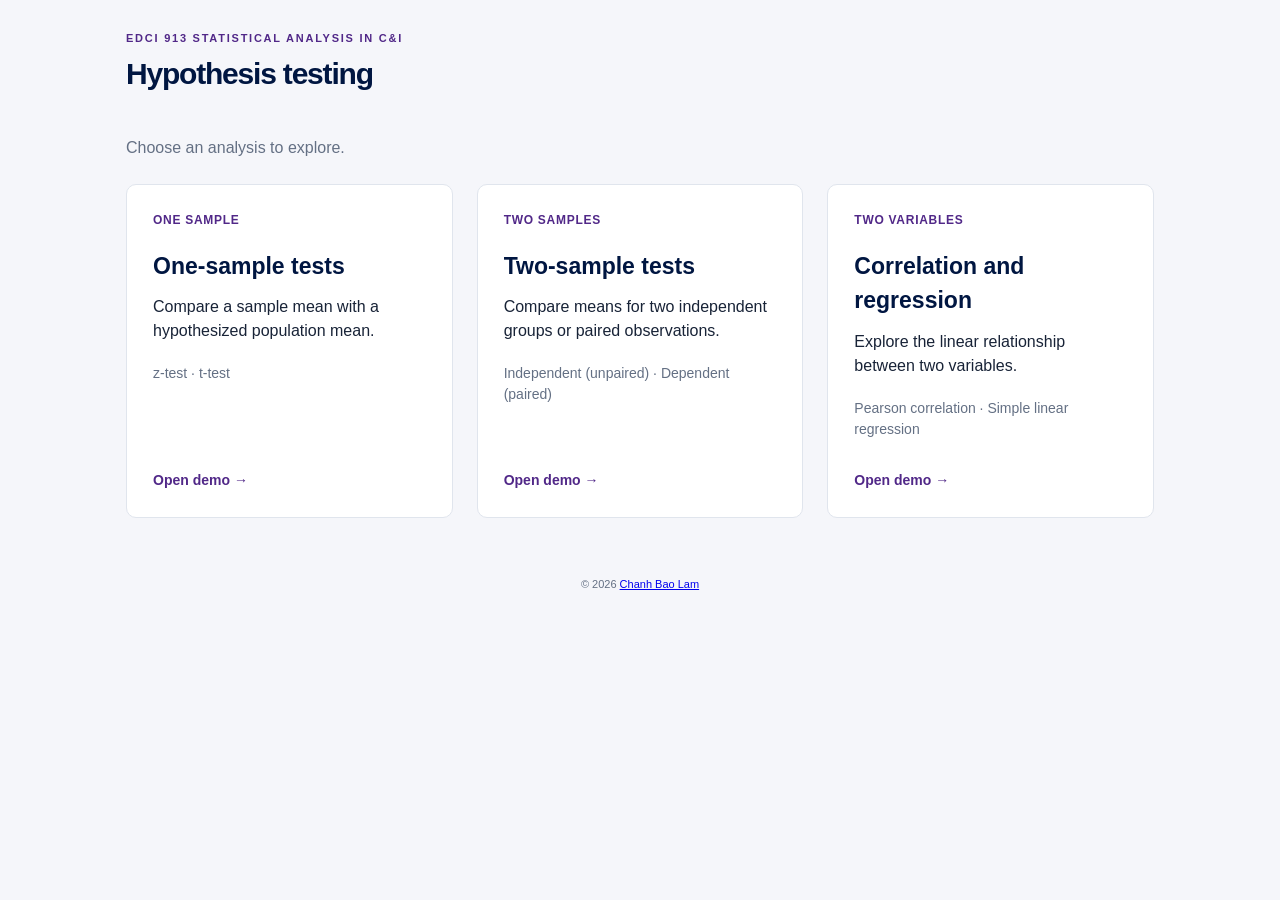
<file: index.html>
<!doctype html>
<html lang="en">
<head>
  <meta charset="utf-8">
  <meta name="viewport" content="width=device-width, initial-scale=1">
  <title>Teaching demos • Hypothesis testing</title>
  <meta name="author" content="Chanh Bao Lam">
  <meta name="description" content="Explore hypothesis testing with interactive teaching demos for one-sample tests, two-sample tests, correlation, and regression by Chanh Bao Lam.">
  <meta name="theme-color" content="#512888">
  <meta property="og:title" content="Teaching demos • Hypothesis testing">
  <meta property="og:description" content="Explore one-sample and two-sample tests, Pearson correlation, and simple linear regression.">
  <meta property="og:type" content="website">
  <meta property="og:site_name" content="Chanh Bao Lam • Teaching demos">
  <link rel="stylesheet" href="style.css">
</head>
<body class="home">
  <header>
    <div><p class="eyebrow">EDCI 913 STATISTICAL ANALYSIS IN C&amp;I</p><h1>Hypothesis testing</h1></div>
  </header>
  <main class="demo-home">
    <p class="home-intro">Choose an analysis to explore.</p>
    <div class="demo-grid">
      <a class="demo-card" href="one-sample.html">
        <span class="demo-category">One sample</span>
        <h2>One-sample tests</h2>
        <p>Compare a sample mean with a hypothesized population mean.</p>
        <p class="demo-tests">z-test · t-test</p>
        <span class="demo-action">Open demo <span aria-hidden="true">→</span></span>
      </a>
      <a class="demo-card" href="two-sample.html">
        <span class="demo-category">Two samples</span>
        <h2>Two-sample tests</h2>
        <p>Compare means for two independent groups or paired observations.</p>
        <p class="demo-tests">Independent (unpaired) · Dependent (paired)</p>
        <span class="demo-action">Open demo <span aria-hidden="true">→</span></span>
      </a>
      <a class="demo-card" href="correlation.html">
        <span class="demo-category">Two variables</span>
        <h2>Correlation and regression</h2>
        <p>Explore the linear relationship between two variables.</p>
        <p class="demo-tests">Pearson correlation · Simple linear regression</p>
        <span class="demo-action">Open demo <span aria-hidden="true">→</span></span>
      </a>
    </div>
  </main>
  <footer style="justify-content: center; text-align: center;"><span>© 2026 <a href="https://cblam202.github.io/home">Chanh Bao Lam</a></span></footer>
</body>
</html>
</file>
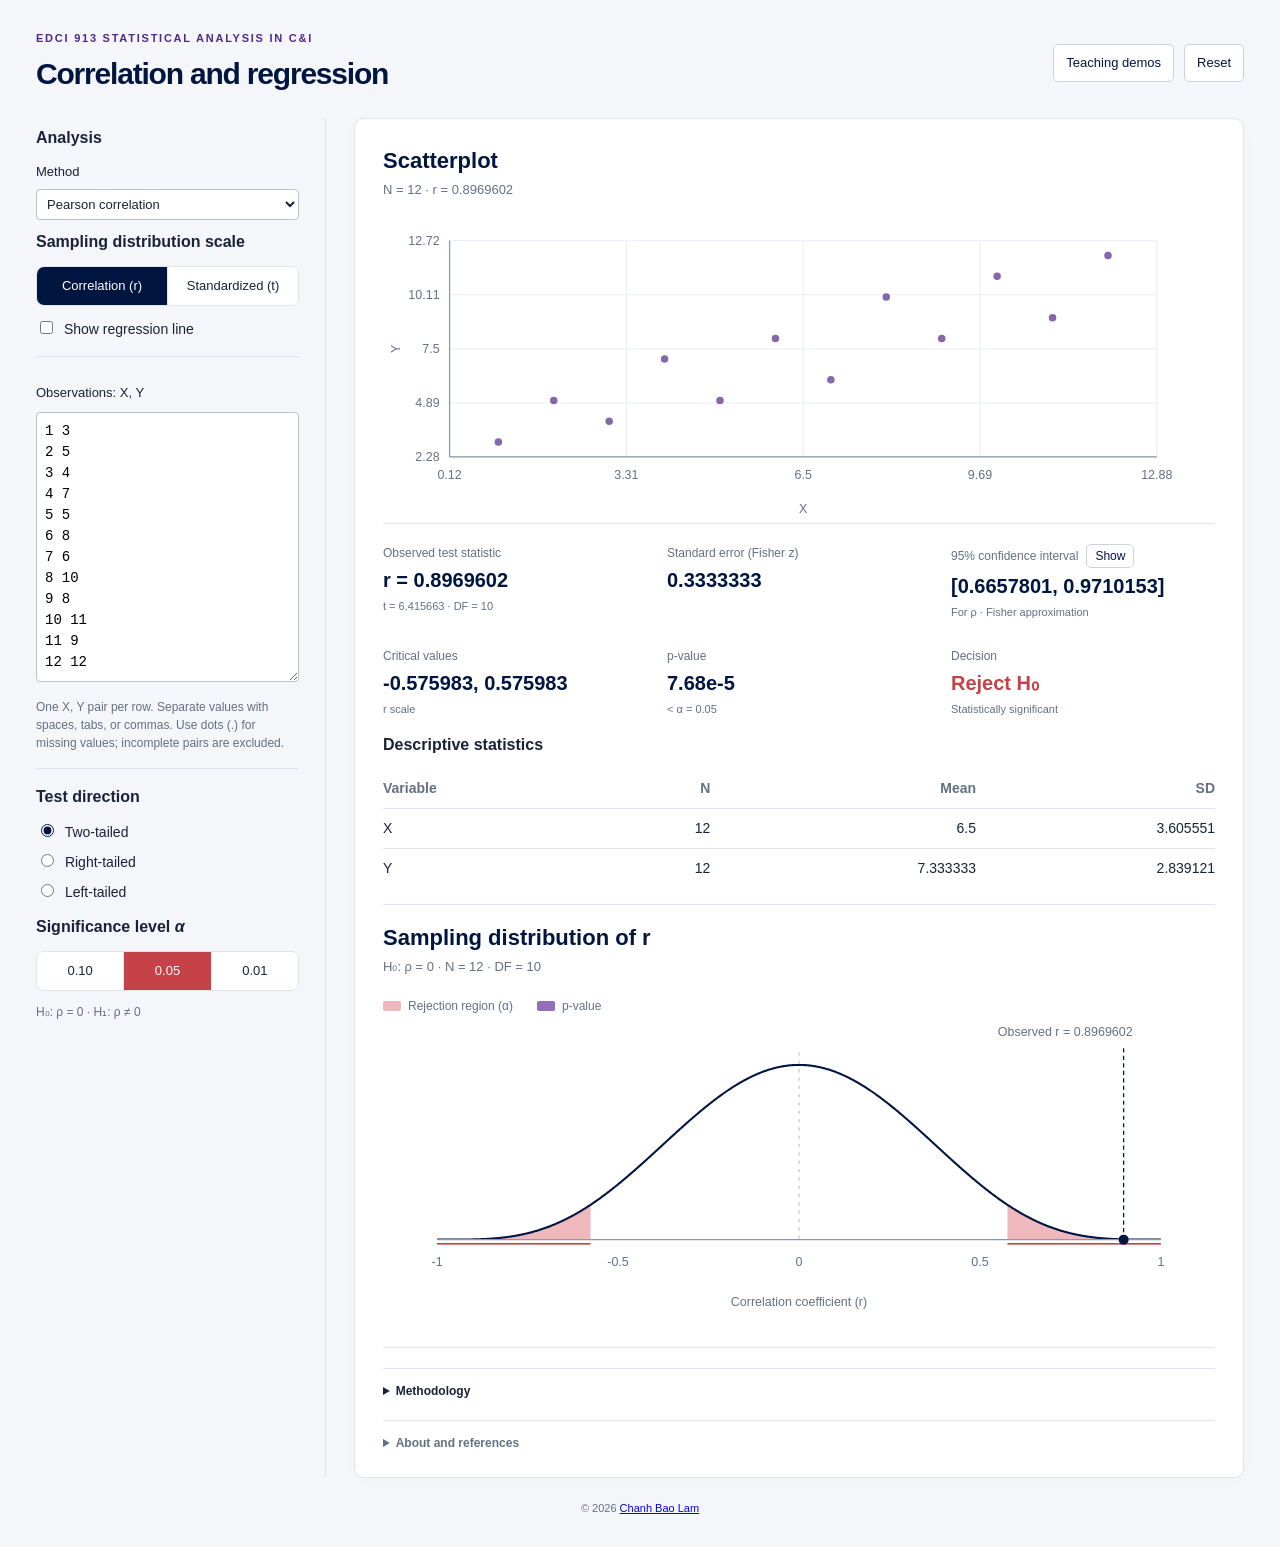
<file: correlation.html>
<!doctype html>
<html lang="en">
<head>
  <meta charset="utf-8">
  <meta name="viewport" content="width=device-width, initial-scale=1">
  <title>Correlation and regression • Teaching demo</title>
  <meta name="author" content="Chanh Bao Lam">
  <meta name="description" content="Explore Pearson correlation and simple linear regression with a scatterplot, confidence intervals, and sampling distributions.">
  <meta name="theme-color" content="#512888">
  <link rel="stylesheet" href="katex/katex.min.css">
  <link rel="stylesheet" href="style.css">
  <script defer src="app.js"></script>
  <script defer src="ttests.js"></script>
  <script defer src="ttest-view.js"></script>
  <script defer src="correlation-stats.js"></script>
  <script defer src="correlation.js"></script>
  <script defer src="katex/katex.min.js"></script>
  <script defer src="math.js"></script>
</head>
<body class="correlation-page">
  <header>
    <div><p class="eyebrow">EDCI 913 STATISTICAL ANALYSIS IN C&amp;I</p><h1>Correlation and regression</h1></div>
    <div class="header-actions"><a class="quiet" href="index.html">Teaching demos</a><button id="reset-correlation" class="quiet" type="button">Reset</button></div>
  </header>
  <main>
    <aside aria-label="Analysis controls">
      <section>
        <h2>Analysis</h2>
        <label class="field stacked">Method<select id="analysis"><option value="correlation">Pearson correlation</option><option value="regression">Simple linear regression</option></select></label>
        <h2>Sampling distribution scale</h2>
        <fieldset class="segmented"><legend class="sr-only">Sampling distribution scale</legend>
          <label><input type="radio" name="scale" value="original" checked><span id="original-scale-label">Correlation (r)</span></label>
          <label><input type="radio" name="scale" value="standard"><span>Standardized (t)</span></label>
        </fieldset>
        <label class="choices"><span><input id="show-fit" type="checkbox"> Show regression line</span></label>
      </section>
      <section id="raw-inputs">
        <label class="field stacked" for="observations">Observations: X, Y</label>
        <textarea id="observations" rows="12" spellcheck="false" aria-describedby="data-note">1 3
2 5
3 4
4 7
5 5
6 8
7 6
8 10
9 8
10 11
11 9
12 12</textarea>
        <p id="data-note" class="hint">One X, Y pair per row. Separate values with spaces, tabs, or commas. Use dots (.) for missing values; incomplete pairs are excluded.</p>
      </section>
      <section>
        <h2>Test direction</h2>
        <fieldset class="choices"><legend class="sr-only">Test direction</legend>
          <label><input type="radio" name="tail" value="two" checked> Two-tailed</label>
          <label><input type="radio" name="tail" value="right"> Right-tailed</label>
          <label><input type="radio" name="tail" value="left"> Left-tailed</label>
        </fieldset>
        <h2>Significance level <i>α</i></h2>
        <fieldset class="segmented alpha"><legend class="sr-only">Significance level</legend>
          <label><input type="radio" name="alpha" value="0.10"><span>0.10</span></label>
          <label><input type="radio" name="alpha" value="0.05" checked><span>0.05</span></label>
          <label><input type="radio" name="alpha" value="0.01"><span>0.01</span></label>
        </fieldset>
        <p id="hypothesis" class="hint">H₀: ρ = 0 · H₁: ρ ≠ 0</p>
      </section>
    </aside>
    <article>
      <p id="input-error" class="input-error" role="alert" hidden></p>
      <div id="correlation-output">
        <div class="chart-heading"><div><h2>Scatterplot</h2><p id="scatter-subtitle"></p></div></div>
        <svg id="scatter-plot" viewBox="0 0 1000 390" role="img" aria-label="Scatterplot of X and Y"></svg>
        <p id="fit-summary" class="fit-summary" hidden></p>
        <p id="observation-note" class="hint" hidden></p>
        <div id="correlation-results" class="results results-grid" aria-live="polite">
          <div><span id="estimate-label" class="result-label">Observed correlation</span><strong id="estimate-value"></strong><small id="statistic-detail"></small></div>
          <div><span id="se-label" class="result-label">Standard error (Fisher z)</span><strong id="se-value"></strong><small id="se-detail"></small></div>
          <div><div class="interval-heading"><span id="interval-label" class="result-label">95% confidence interval</span><button id="toggle-ci" class="quiet ci-toggle" type="button" aria-pressed="false" aria-controls="sampling-plot">Show</button></div><strong id="interval-value"></strong><small id="interval-detail"></small></div>
          <div><span id="critical-label" class="result-label">Critical values</span><strong id="critical-value"></strong><small id="critical-detail"></small></div>
          <div><span class="result-label">p-value</span><strong id="p-value"></strong><small id="p-comparison"></small></div>
          <div id="decision-box"><span class="result-label">Decision</span><strong id="decision-value"></strong><small id="decision-detail"></small></div>
        </div>
        <p id="inference-note" class="endpoint" hidden></p>
        <section aria-labelledby="descriptive-title">
          <h2 id="descriptive-title">Descriptive statistics</h2>
          <div id="descriptive-results" class="descriptive-wrap"></div>
        </section>
        <section aria-labelledby="sampling-title">
          <div class="chart-heading"><div><h2 id="sampling-title">Sampling distribution of r</h2><p id="sampling-subtitle"></p></div></div>
          <div class="legend"><span><b class="swatch rejection"></b>Rejection region (α)</span><span><b class="swatch probability"></b>p-value</span></div>
          <svg id="sampling-plot" viewBox="0 0 1000 380" role="img" aria-label="Null sampling distribution with the observed correlation, p-value and rejection regions"></svg>
          <p id="sampling-note" class="hint" hidden></p>
        </section>
        <details class="methodology"><summary>Methodology</summary>
          <p>Use complete X, Y pairs. Let S<sub>xx</sub> = Σ(xᵢ − x̄)², S<sub>yy</sub> = Σ(yᵢ − ȳ)², and S<sub>xy</sub> = Σ(xᵢ − x̄)(yᵢ − ȳ).</p>
          <div id="method-correlation">
            <h3>Pearson correlation</h3>
            <div class="formula"><math xmlns="http://www.w3.org/1998/Math/MathML" display="block"><semantics><mrow><mi>r</mi><mo>=</mo><mfrac><msub><mi>S</mi><mi>xy</mi></msub><msqrt><mrow><msub><mi>S</mi><mi>xx</mi></msub><msub><mi>S</mi><mi>yy</mi></msub></mrow></msqrt></mfrac><mo>,</mo><mspace width="1em"/><mi>t</mi><mo>=</mo><mfrac><mrow><mi>r</mi><msqrt><mrow><mi>n</mi><mo>−</mo><mn>2</mn></mrow></msqrt></mrow><msqrt><mrow><mn>1</mn><mo>−</mo><msup><mi>r</mi><mn>2</mn></msup></mrow></msqrt></mfrac><mo>,</mo><mspace width="1em"/><mi>df</mi><mo>=</mo><mi>n</mi><mo>−</mo><mn>2</mn></mrow><annotation encoding="application/x-tex">r=\frac{S_{xy}}{\sqrt{S_{xx}S_{yy}}},\qquad t=\frac{r\sqrt{n-2}}{\sqrt{1-r^2}},\qquad df=n-2</annotation></semantics></math></div>
            <p>The test of H₀: ρ = 0 assumes independent observations from a bivariate normal population. On the correlation scale, the exact null density is proportional to (1 − r²)<sup>(n − 4)/2</sup> for −1 &lt; r &lt; 1. The standardized view uses the equivalent t distribution; this transformation is nonlinear.</p>
            <h3>Confidence interval for ρ</h3>
            <p>Fisher’s approximation uses z<sub>r</sub> = atanh(r) and SE(z<sub>r</sub>) = 1/√(n − 3), requiring more than three pairs. For a two-tailed test:</p>
            <div class="formula"><math xmlns="http://www.w3.org/1998/Math/MathML" display="block"><semantics><mrow><mo>[</mo><mi>tanh</mi><mo>(</mo><msub><mi>z</mi><mi>r</mi></msub><mo>−</mo><msub><mi>z</mi><mi>crit</mi></msub><mo>×</mo><mi>SE</mi><mo>)</mo><mo>,</mo><mi>tanh</mi><mo>(</mo><msub><mi>z</mi><mi>r</mi></msub><mo>+</mo><msub><mi>z</mi><mi>crit</mi></msub><mo>×</mo><mi>SE</mi><mo>)</mo><mo>]</mo></mrow><annotation encoding="application/x-tex">[\tanh(z_r-z_{\text{crit}}\times SE),\;\tanh(z_r+z_{\text{crit}}\times SE)]</annotation></semantics></math></div>
            <p>z<sub>crit</sub> is the 1 − α/2 standard normal quantile. One-tailed bounds use the 1 − α quantile: the upper bound is 1 for a right-tailed test, and the lower bound is −1 for a left-tailed test. This approximate interval can disagree with the exact test near a cutoff, especially for small samples. Its green line estimates ρ; on the t view, the bounds are transformed only for display.</p>
          </div>
          <div id="method-regression" hidden>
            <h3>Simple linear regression of Y on X</h3>
            <div class="formula"><math xmlns="http://www.w3.org/1998/Math/MathML" display="block"><semantics><mrow><mover><mi>y</mi><mo>^</mo></mover><mo>=</mo><msub><mi>b</mi><mn>0</mn></msub><mo>+</mo><msub><mi>b</mi><mn>1</mn></msub><mi>x</mi><mo>,</mo><mspace width="1em"/><msub><mi>b</mi><mn>1</mn></msub><mo>=</mo><mfrac><msub><mi>S</mi><mi>xy</mi></msub><msub><mi>S</mi><mi>xx</mi></msub></mfrac><mo>,</mo><mspace width="1em"/><msub><mi>b</mi><mn>0</mn></msub><mo>=</mo><mover><mi>y</mi><mo>¯</mo></mover><mo>−</mo><msub><mi>b</mi><mn>1</mn></msub><mover><mi>x</mi><mo>¯</mo></mover></mrow><annotation encoding="application/x-tex">\hat y=b_0+b_1x,\qquad b_1=\frac{S_{xy}}{S_{xx}},\qquad b_0=\bar y-b_1\bar x</annotation></semantics></math></div>
            <p>Residual SD is s<sub>e</sub> = √[Σ(yᵢ − ŷᵢ)²/(n − 2)]. The slope SE is s<sub>e</sub>/√S<sub>xx</sub>. To test H₀: β₁ = 0, use t = b₁/SE with n − 2 degrees of freedom. R² = r².</p>
            <p>Inference assumes a linear conditional mean with independent, normally distributed errors of equal variance. The lower chart shows the null t distribution; the slope scale multiplies t coordinates by the estimated slope SE. It is a reference curve using the observed SE, not an exact sampling density of the unstandardized slope.</p>
            <h3>Confidence interval for β₁</h3>
            <div class="formula"><math xmlns="http://www.w3.org/1998/Math/MathML" display="block"><semantics><mrow><mo>[</mo><msub><mi>b</mi><mn>1</mn></msub><mo>−</mo><msub><mi>t</mi><mi>crit</mi></msub><mo>×</mo><mi>SE</mi><mo>,</mo><msub><mi>b</mi><mn>1</mn></msub><mo>+</mo><msub><mi>t</mi><mi>crit</mi></msub><mo>×</mo><mi>SE</mi><mo>]</mo></mrow><annotation encoding="application/x-tex">[b_1-t_{\text{crit}}\times SE,\;b_1+t_{\text{crit}}\times SE]</annotation></semantics></math></div>
            <p>t<sub>crit</sub> is the 1 − α/2 quantile for a two-tailed test, or the 1 − α quantile for a one-tailed test. A right-tailed interval extends to ∞; a left-tailed interval starts at −∞. The interval estimates the population slope, not individual Y values.</p>
          </div>
          <h3>p-value and decision</h3>
          <p>The p-value covers the null curve beyond the observed statistic in the selected direction, or beyond its magnitude in both tails. Reject H₀ when p-value &lt; α. Confidence level is 100(1 − α)%. Correlation and regression alone do not establish causation.</p>
        </details>
        <details class="references"><summary>About and references</summary>
          <p>This demonstration was developed by Chanh Lam with assistance from OpenAI Codex for instructional use in EDCI 913: Statistical Analysis in Curriculum and Instruction at Kansas State University. Correlation tests and ordinary least-squares regression follow the methods documented by StataCorp (2025). The correlation confidence interval uses Fisher’s (1921) transformation; the null distribution is also documented by the SciPy community (n.d.). The default data are a constructed teaching example. Equations are typeset using KaTeX (Khan Academy and other contributors, 2026) under the <a href="katex/LICENSE.txt">MIT License</a>.</p>
          <div class="reference-list">
            <p>Fisher, R. A. (1921). On the “probable error” of a coefficient of correlation deduced from a small sample. <i>Metron, 1</i>, 3-32. <a href="https://digital.library.adelaide.edu.au/items/002ad8fb-c23c-407b-8a89-f036d8da6030">University of Adelaide archive</a>.</p>
            <p>Khan Academy and other contributors. (2026). <i>KaTeX</i> (Version 0.19.0) [Computer software]. <a href="https://github.com/KaTeX/KaTeX/releases/tag/v0.19.0">https://github.com/KaTeX/KaTeX/releases/tag/v0.19.0</a></p>
            <p>SciPy community. (n.d.). <i>pearsonr</i>. SciPy documentation. <a href="https://docs.scipy.org/doc/scipy/reference/generated/scipy.stats.pearsonr.html">https://docs.scipy.org/doc/scipy/reference/generated/scipy.stats.pearsonr.html</a></p>
            <p>StataCorp. (2025). <i>Stata 19 base reference manual</i>. Stata Press. <a href="https://www.stata.com/manuals/r.pdf">https://www.stata.com/manuals/r.pdf</a></p>
          </div>
        </details>
      </div>
    </article>
  </main>
  <footer style="justify-content:center;text-align:center"><span>© 2026 <a href="https://cblam202.github.io/home">Chanh Bao Lam</a></span></footer>
</body>
</html>
</file>
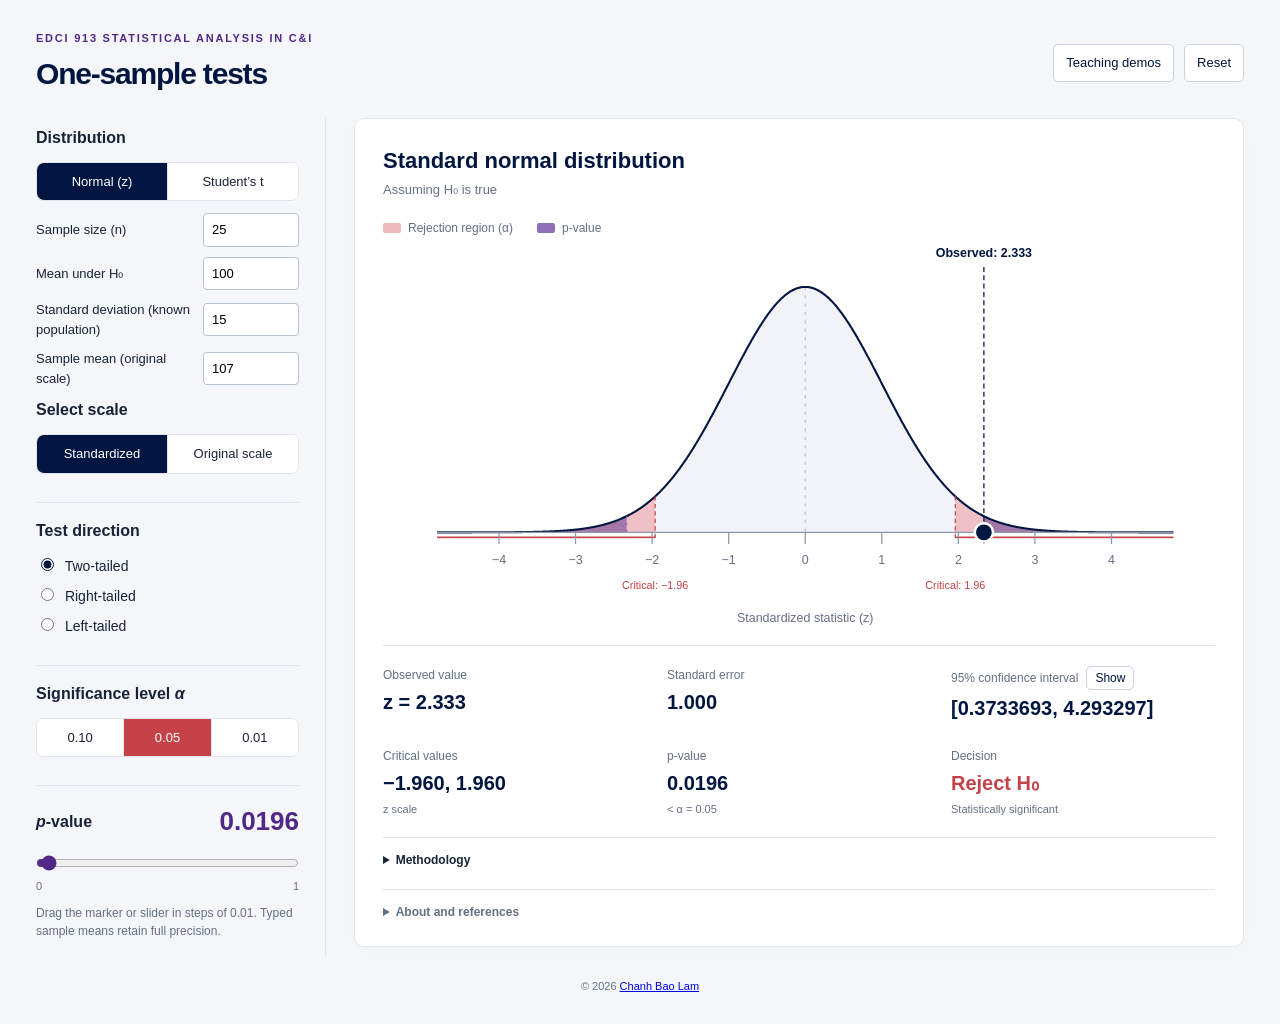
<file: one-sample.html>
<!doctype html>
<html lang="en">
<head>
  <meta charset="utf-8">
  <meta name="viewport" content="width=device-width, initial-scale=1">
  <title>One-sample tests • Teaching demo</title>
  <meta name="author" content="Chanh Bao Lam">
  <meta name="description" content="An interactive hypothesis testing demo by Chanh Bao Lam. Explore z and t tests, p-values, significance levels, and sampling distributions on original and standardized scales.">
  <meta name="keywords" content="hypothesis testing, statistics, z test, t test, p-value, significance level, sampling distribution, EDCI 913, Chanh Bao Lam">
  <meta name="theme-color" content="#512888">
  <meta property="og:title" content="One-sample tests • Teaching demo">
  <meta property="og:description" content="Explore z and t tests, p-values, and rejection regions with an interactive teaching demo by Chanh Bao Lam.">
  <meta property="og:type" content="website">
  <meta property="og:site_name" content="Chanh Bao Lam • Teaching demos">
  <link rel="stylesheet" href="katex/katex.min.css">
  <link rel="stylesheet" href="style.css">
  <script defer src="ttests.js"></script>
  <script defer src="ttest-view.js"></script>
  <script defer src="app.js"></script>
  <script defer src="katex/katex.min.js"></script>
  <script defer src="math.js"></script>
</head>
<body>
  <header>
    <div><p class="eyebrow">EDCI 913 STATISTICAL ANALYSIS IN C&I </p><h1>One-sample tests</h1></div>
    <div class="header-actions"><a class="quiet" href="index.html">Teaching demos</a><button id="reset" class="quiet">Reset</button></div>
  </header>
  <main>
    <aside aria-label="Distribution controls">
      <section>
        <h2>Distribution</h2>
        <fieldset class="segmented"><legend class="sr-only">Sampling distribution</legend>
          <label><input type="radio" name="distribution" value="z" checked><span>Normal (z)</span></label>
          <label><input type="radio" name="distribution" value="t"><span>Student’s t</span></label>
        </fieldset>
        <label class="field">Sample size (n) <input id="n" type="number" min="2" max="10001" step="1" value="25" required></label>
        <label class="field">Mean under H₀ <input id="mean" type="number" step="1" value="100" required></label>
        <label class="field"><span id="sd-label">Standard deviation (known population)</span> <input id="sd" type="number" step="1" value="15" required></label>
        <label class="field">Sample mean (original scale)<input id="observed" type="number" step="1" value="107" required></label>
        <h2>Select scale</h2>
        <fieldset class="segmented"><legend class="sr-only">Scale</legend>
          <label><input type="radio" name="scale" value="standard" checked><span>Standardized</span></label>
          <label><input type="radio" name="scale" value="original"><span>Original scale</span></label>
        </fieldset>
      </section>
      <section>
        <h2>Test direction</h2>
        <fieldset class="choices"><legend class="sr-only">Test direction</legend>
          <label><input type="radio" name="tail" value="two" checked> Two-tailed</label>
          <label><input type="radio" name="tail" value="right"> Right-tailed</label>
          <label><input type="radio" name="tail" value="left"> Left-tailed</label>
        </fieldset>
      </section>
      <section>
        <h2>Significance level <i>α</i></h2>
        <fieldset class="segmented alpha"><legend class="sr-only">Significance level</legend>
          <label><input type="radio" name="alpha" value="0.10"><span>0.10</span></label>
          <label><input type="radio" name="alpha" value="0.05" checked><span>0.05</span></label>
          <label><input type="radio" name="alpha" value="0.01"><span>0.01</span></label>
        </fieldset>
      </section>
      <section class="p-control">
        <div class="label-row"><label for="p-slider"><i>p</i>-value</label><output id="p-output" for="p-slider">0.05</output></div>
        <input id="p-slider" type="range" min="0" max="1" step="0.01" value="0.05">
        <div class="range-labels"><span>0</span><span>1</span></div>
        <p class="hint">Drag the marker or slider in steps of 0.01. Typed sample means retain full precision.</p>
      </section>
    </aside>
    <article>
      <p id="input-error" class="input-error" role="alert" hidden></p>
      <div id="one-output">
      <div class="chart-heading"><div><h2 id="chart-title">Standard normal distribution</h2><p id="chart-subtitle">Assuming H₀ is true</p></div></div>
      <div class="legend" aria-label="Chart legend"><span><b class="swatch rejection"></b>Rejection region (α)</span><span><b class="swatch probability"></b>p-value</span></div>
      <div class="plot-wrap">
        <svg id="plot" viewBox="0 0 1000 490" role="img" aria-labelledby="plot-title plot-desc">
          <title id="plot-title">Sampling distribution under the null hypothesis</title><desc id="plot-desc">Red rejection regions and purple p-value tail areas.</desc>
        </svg>
      </div>
      <p id="endpoint-note" class="endpoint" hidden></p>
      <div class="results results-grid" aria-live="polite" aria-atomic="true">
        <div><span id="stat-label" class="result-label">Observed value</span><strong id="stat-value"></strong></div>
        <div><span class="result-label">Standard error</span><strong id="result-se"></strong></div>
        <div><div class="interval-heading"><span id="interval-label" class="result-label" title="Two-sided confidence interval for the population mean">95% confidence interval</span><button id="toggle-ci" class="quiet ci-toggle" type="button" aria-pressed="false" aria-controls="plot" aria-label="Show confidence interval on the plot">Show</button></div><strong id="mean-interval"></strong></div>
        <div><span id="critical-label" class="result-label">Critical values</span><strong id="critical-values"></strong><small id="critical-original"></small></div>
        <div><span class="result-label">p-value</span><strong id="result-p"></strong><small id="comparison"></small></div>
        <div id="decision-box"><span class="result-label">Decision</span><strong id="decision"></strong><small id="decision-note"></small></div>
      </div>
      </div>
      <details class="methodology"><summary>Methodology</summary><p>Observations must be independent. The z-test is exact for a normal population with known population SD. The t-test is exact for a normal population with estimated SD; for other populations, the tests rely on the sample mean being approximately normal.</p><div id="method-z"><h3>One-sample z-test</h3><p>σ is the known population SD; μ₀ is the hypothesized mean.</p><div class="formula"><math xmlns="http://www.w3.org/1998/Math/MathML" display="block"><semantics><mrow><mi>SE</mi><mo>=</mo><mfrac><mrow><mi>σ</mi></mrow><mrow><msqrt><mi>n</mi></msqrt></mrow></mfrac></mrow><annotation encoding="application/x-tex">SE=\frac{\sigma}{\sqrt{n}}</annotation></semantics></math></div><div class="formula"><math xmlns="http://www.w3.org/1998/Math/MathML" display="block"><semantics><mrow><mi>z</mi><mo>=</mo><mfrac><mrow><mover><mi>x</mi><mo>¯</mo></mover><mo>−</mo><msub><mi>μ</mi><mrow><mn>0</mn></mrow></msub></mrow><mrow><mi>SE</mi></mrow></mfrac></mrow><annotation encoding="application/x-tex">z=\frac{\bar{x}-\mu_0}{SE}</annotation></semantics></math></div></div><div id="method-t"><h3>One-sample t-test</h3><p>s is the sample SD; μ₀ is the hypothesized mean.</p><div class="formula"><math xmlns="http://www.w3.org/1998/Math/MathML" display="block"><semantics><mrow><mi>SE</mi><mo>=</mo><mfrac><mrow><mi>s</mi></mrow><mrow><msqrt><mi>n</mi></msqrt></mrow></mfrac></mrow><annotation encoding="application/x-tex">SE=\frac{s}{\sqrt{n}}</annotation></semantics></math></div><div class="formula"><math xmlns="http://www.w3.org/1998/Math/MathML" display="block"><semantics><mrow><mi>t</mi><mo>=</mo><mfrac><mrow><mover><mi>x</mi><mo>¯</mo></mover><mo>−</mo><msub><mi>μ</mi><mrow><mn>0</mn></mrow></msub></mrow><mrow><mi>SE</mi></mrow></mfrac></mrow><annotation encoding="application/x-tex">t=\frac{\bar{x}-\mu_0}{SE}</annotation></semantics></math></div><div class="formula"><math xmlns="http://www.w3.org/1998/Math/MathML" display="block"><semantics><mrow><mi>df</mi><mo>=</mo><mi>n</mi><mo>−</mo><mn>1</mn></mrow><annotation encoding="application/x-tex">df=n-1</annotation></semantics></math></div></div><h3>Confidence interval</h3><p>Confidence level is 100(1 − α)%. The formulas use the positive critical value (z<sub>crit</sub> or t<sub>crit</sub>). For two-tailed tests, it is the 1 − α/2 quantile. For right-tailed tests, it is the 1 − α quantile and the interval extends from the lower bound to ∞. For left-tailed tests, it extends from −∞ to the upper bound.</p><div id="ci-method-z" class="formula"><span class="katex"><math xmlns="http://www.w3.org/1998/Math/MathML" display="block"><semantics><mrow><mo stretchy="false">[</mo><mover accent="true"><mi>x</mi><mo>ˉ</mo></mover><mo>−</mo><msub><mi>z</mi><mtext>crit</mtext></msub><mo>×</mo><mi>S</mi><mi>E</mi><mo separator="true">,</mo><mtext>  </mtext><mover accent="true"><mi>x</mi><mo>ˉ</mo></mover><mo>+</mo><msub><mi>z</mi><mtext>crit</mtext></msub><mo>×</mo><mi>S</mi><mi>E</mi><mo stretchy="false">]</mo></mrow><annotation encoding="application/x-tex">[\bar{x}-z_{\text{crit}}\times SE,\;\bar{x}+z_{\text{crit}}\times SE]</annotation></semantics></math></span></div><div id="ci-method-t" class="formula" hidden><span class="katex"><math xmlns="http://www.w3.org/1998/Math/MathML" display="block"><semantics><mrow><mo stretchy="false">[</mo><mover accent="true"><mi>x</mi><mo>ˉ</mo></mover><mo>−</mo><msub><mi>t</mi><mtext>crit</mtext></msub><mo>×</mo><mi>S</mi><mi>E</mi><mo separator="true">,</mo><mtext>  </mtext><mover accent="true"><mi>x</mi><mo>ˉ</mo></mover><mo>+</mo><msub><mi>t</mi><mtext>crit</mtext></msub><mo>×</mo><mi>S</mi><mi>E</mi><mo stretchy="false">]</mo></mrow><annotation encoding="application/x-tex">[\bar{x}-t_{\text{crit}}\times SE,\;\bar{x}+t_{\text{crit}}\times SE]</annotation></semantics></math></span></div><h3>p-value and critical values</h3><p>The p-value is the area beyond the observed statistic in the selected tail, or both tails for a two-tailed test. Critical values leave α in the selected tail, or α/2 in each tail. Reject H₀ when p-value &lt; α.</p></details>
      <details class="references"><summary>About and references</summary>
        <p>This demonstration was developed by Chanh Lam with assistance from OpenAI Codex for instructional use in EDCI 913: Statistical Analysis in Curriculum and Instruction at Kansas State University. The calculation methods and example data follow Stata 19’s reference manual (StataCorp, 2025). Unequal variance calculations use Satterthwaite’s (1946) and Welch’s (1947) methods, as implemented in Stata. Equations are typeset using KaTeX (Khan Academy and other contributors, 2026) under the <a href="katex/LICENSE.txt">MIT License</a>.</p>
        <div class="reference-list">
          <p>Khan Academy and other contributors. (2026). <i>KaTeX</i> (Version 0.19.0) [Computer software]. <a href="https://github.com/KaTeX/KaTeX/releases/tag/v0.19.0">https://github.com/KaTeX/KaTeX/releases/tag/v0.19.0</a></p>
          <p>Satterthwaite, F. E. (1946). An approximate distribution of estimates of variance components. <i>Biometrics Bulletin, 2</i>(6), 110-114. <a href="https://doi.org/10.2307/3002019">https://doi.org/10.2307/3002019</a></p>
          <p>StataCorp. (2025). <i>Stata 19 base reference manual</i>. Stata Press. <a href="https://www.stata.com/manuals/r.pdf">https://www.stata.com/manuals/r.pdf</a></p>
          <p>Welch, B. L. (1947). The generalization of ‘Student’s’ problem when several different population variances are involved. <i>Biometrika, 34</i>(1/2), 28-35. <a href="https://doi.org/10.2307/2332510">https://doi.org/10.2307/2332510</a></p>
        </div>
      </details>
    </article>
  </main>
  <footer style="justify-content: center; text-align: center;"><span>© 2026 <a href="https://cblam202.github.io/home">Chanh Bao Lam</a></span></footer>
</body>
</html>
</file>
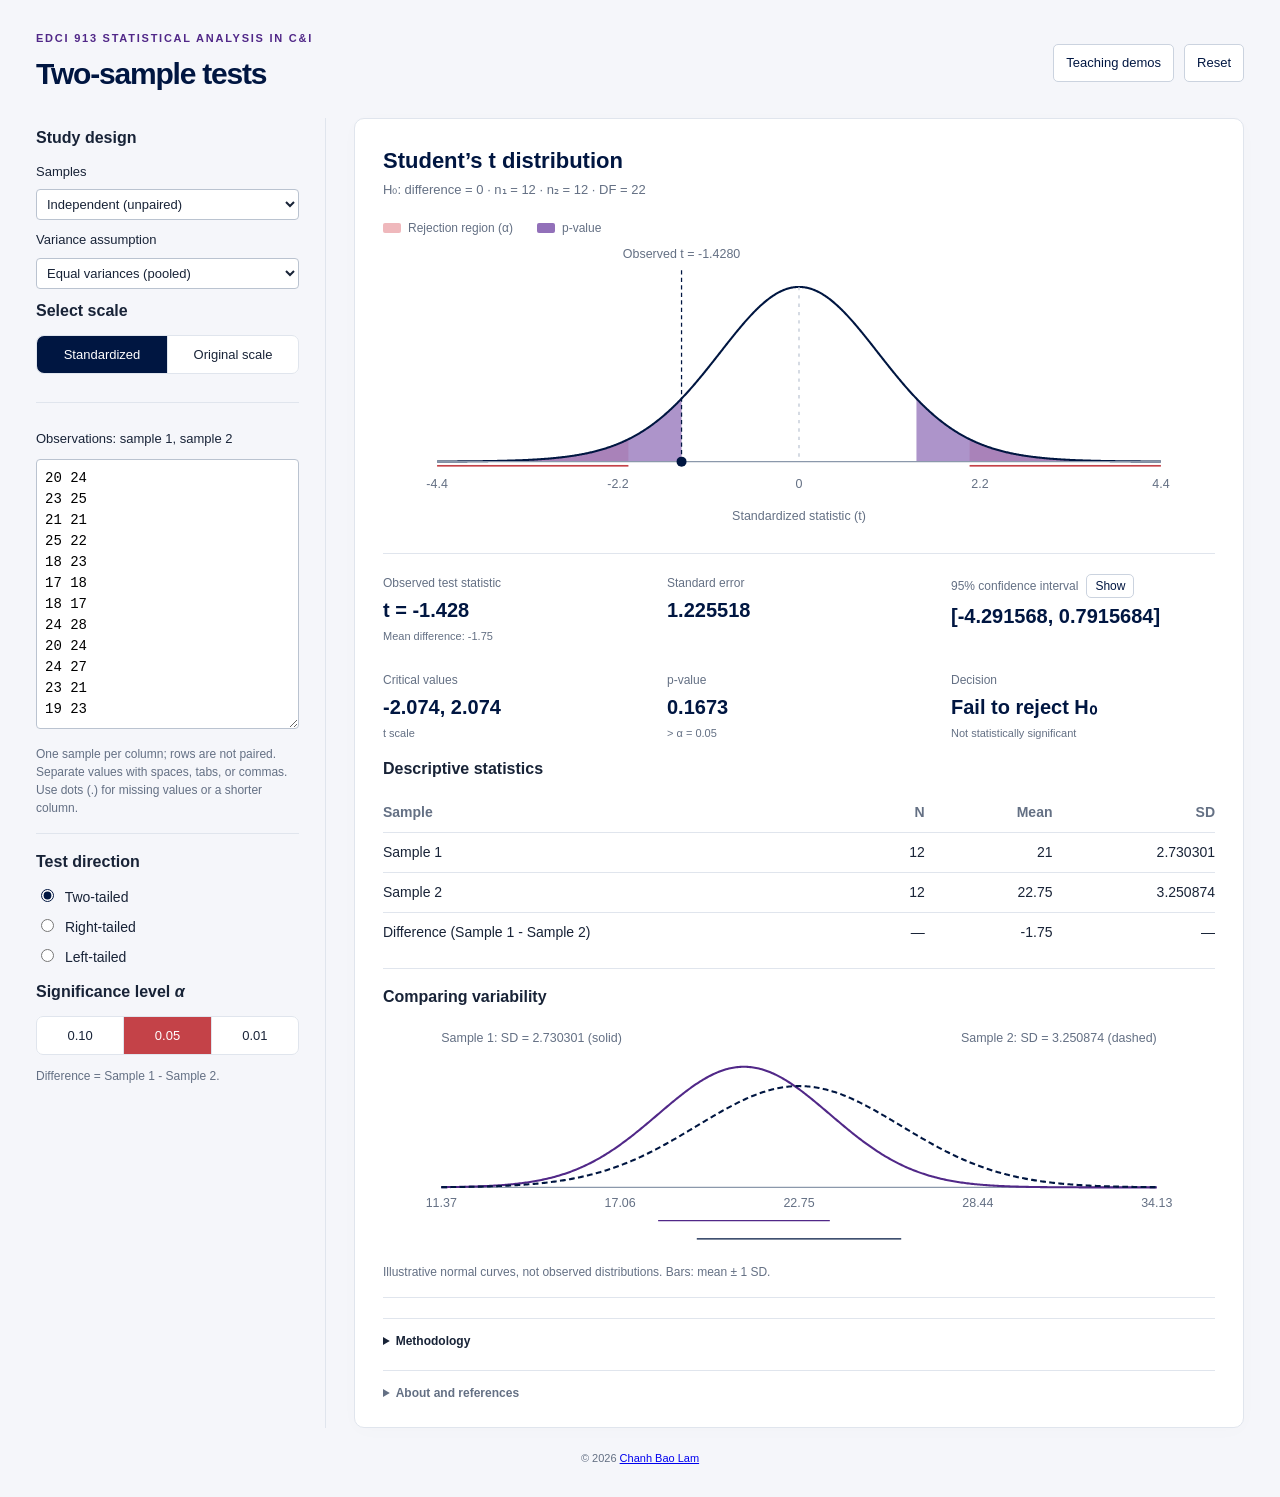
<file: two-sample.html>
<!doctype html>
<html lang="en">
<head>
  <meta charset="utf-8">
  <meta name="viewport" content="width=device-width, initial-scale=1">
  <title>Two-sample tests • Teaching demo</title>
  <meta name="author" content="Chanh Bao Lam">
  <meta name="description" content="Explore independent and paired samples t-tests with interactive distributions and p-values.">
  <meta name="theme-color" content="#512888">
  <link rel="stylesheet" href="katex/katex.min.css">
  <link rel="stylesheet" href="style.css">
  <script defer src="app.js"></script>
  <script defer src="ttests.js"></script>
  <script defer src="ttest-view.js"></script>
  <script defer src="two-sample.js"></script>
  <script defer src="katex/katex.min.js"></script>
  <script defer src="math.js"></script>
</head>
<body>
  <header>
    <div><p class="eyebrow">EDCI 913 STATISTICAL ANALYSIS IN C&amp;I</p><h1>Two-sample tests</h1></div>
    <div class="header-actions"><a class="quiet" href="index.html">Teaching demos</a><button id="reset-two" class="quiet" type="button">Reset</button></div>
  </header>
  <main>
    <aside aria-label="Test controls">
      <section>
        <h2>Study design</h2>
        <label class="field stacked">Samples<select id="design"><option value="independent">Independent (unpaired)</option><option value="paired">Dependent (paired)</option></select></label>
        <div id="independent-options">
          <label class="field stacked">Variance assumption<select id="method"><option value="pooled">Equal variances (pooled)</option><option value="unequal">Unequal: Satterthwaite (1946)</option><option value="welch">Unequal: Welch (1947)</option></select></label>
        </div>
        <h2>Select scale</h2>
        <fieldset class="segmented"><legend class="sr-only">Scale</legend>
          <label><input type="radio" name="scale" value="standard" checked><span>Standardized</span></label>
          <label><input type="radio" name="scale" value="original"><span>Original scale</span></label>
        </fieldset>
      </section>
      <section id="raw-inputs">
        <label class="field stacked" for="observations">Observations: sample 1, sample 2</label>
        <textarea id="observations" rows="12" spellcheck="false" aria-describedby="data-note">20 24
23 25
21 21
25 22
18 23
17 18
18 17
24 28
20 24
24 27
23 21
19 23</textarea>
        <p id="data-note" class="hint">One sample per column; rows are not paired. Separate values with spaces, tabs, or commas. Use dots (.) for missing values or a shorter column.</p>
      </section>
      <section>
        <h2>Test direction</h2>
        <fieldset class="choices"><legend class="sr-only">Test direction</legend>
          <label><input type="radio" name="tail" value="two" checked> Two-tailed</label>
          <label><input type="radio" name="tail" value="right"> Right-tailed</label>
          <label><input type="radio" name="tail" value="left"> Left-tailed</label>
        </fieldset>
        <h2>Significance level <i>α</i></h2>
        <fieldset class="segmented alpha"><legend class="sr-only">Significance level</legend>
          <label><input type="radio" name="alpha" value="0.10"><span>0.10</span></label>
          <label><input type="radio" name="alpha" value="0.05" checked><span>0.05</span></label>
          <label><input type="radio" name="alpha" value="0.01"><span>0.01</span></label>
        </fieldset>
        <p class="hint">Difference = Sample 1 - Sample 2.</p>
      </section>
    </aside>
    <article>
      <p id="input-error" class="input-error" role="alert" hidden></p>
      <div id="two-output">
        <div class="chart-heading"><div><h2 id="two-chart-title">Student’s t distribution</h2><p id="two-subtitle">Assuming H₀: difference = 0</p></div></div>
      <div class="legend"><span><b class="swatch rejection"></b>Rejection region (α)</span><span><b class="swatch probability"></b>p-value</span></div>
        <svg id="two-plot" viewBox="0 0 1000 380" role="img" aria-label="Student’s t distribution with the selected p-value and rejection regions"></svg>
        <div id="two-results" aria-live="polite"></div>
        <section aria-labelledby="descriptive-title">
          <h2 id="descriptive-title">Descriptive statistics</h2>
          <div id="descriptive-results" class="descriptive-wrap" aria-live="polite"></div>
        </section>
        <section>
          <h2 id="data-chart-title">Comparing variability</h2>
          <svg id="data-plot" viewBox="0 0 1000 280" role="img" aria-label="Sample variability"></svg>
          <p id="data-chart-note" class="hint"></p>
        </section>
        <details class="methodology"><summary>Methodology</summary><div id="method-independent"><p>The test compares the population means using the observed difference, Sample 1 minus Sample 2. Observations must be independent within and between samples. Normal populations support the small-sample methods; for other populations, the tests rely on approximately normal sample means. The pooled method additionally assumes equal population variances. The unequal-variance methods use approximate degrees of freedom.</p><div class="formula"><math xmlns="http://www.w3.org/1998/Math/MathML" display="block"><semantics><mrow><mi>t</mi><mo>=</mo><mfrac><mrow><msub><mover><mi>x</mi><mo>¯</mo></mover><mrow><mn>1</mn></mrow></msub><mo>−</mo><msub><mover><mi>x</mi><mo>¯</mo></mover><mrow><mn>2</mn></mrow></msub></mrow><mrow><mi>SE</mi></mrow></mfrac></mrow><annotation encoding="application/x-tex">t=\frac{\bar{x}_1-\bar{x}_2}{SE}</annotation></semantics></math></div><div id="method-pooled"><h3>Equal variances</h3><div class="formula"><math xmlns="http://www.w3.org/1998/Math/MathML" display="block"><semantics><mrow><msup><msub><mi>s</mi><mrow><mi>p</mi></mrow></msub><mrow><mn>2</mn></mrow></msup><mo>=</mo><mfrac><mrow><mo>(</mo><msub><mi>n</mi><mrow><mn>1</mn></mrow></msub><mo>−</mo><mn>1</mn><mo>)</mo><msup><msub><mi>s</mi><mrow><mn>1</mn></mrow></msub><mrow><mn>2</mn></mrow></msup><mo>+</mo><mo>(</mo><msub><mi>n</mi><mrow><mn>2</mn></mrow></msub><mo>−</mo><mn>1</mn><mo>)</mo><msup><msub><mi>s</mi><mrow><mn>2</mn></mrow></msub><mrow><mn>2</mn></mrow></msup></mrow><mrow><msub><mi>n</mi><mrow><mn>1</mn></mrow></msub><mo>+</mo><msub><mi>n</mi><mrow><mn>2</mn></mrow></msub><mo>−</mo><mn>2</mn></mrow></mfrac></mrow><annotation encoding="application/x-tex">s_p^2=\frac{(n_1-1)s_1^2+(n_2-1)s_2^2}{n_1+n_2-2}</annotation></semantics></math></div><div class="formula"><math xmlns="http://www.w3.org/1998/Math/MathML" display="block"><semantics><mrow><mi>SE</mi><mo>=</mo><msub><mi>s</mi><mrow><mi>p</mi></mrow></msub><msqrt><mfrac><mrow><mn>1</mn></mrow><mrow><msub><mi>n</mi><mrow><mn>1</mn></mrow></msub></mrow></mfrac><mo>+</mo><mfrac><mrow><mn>1</mn></mrow><mrow><msub><mi>n</mi><mrow><mn>2</mn></mrow></msub></mrow></mfrac></msqrt></mrow><annotation encoding="application/x-tex">SE=s_p\sqrt{\frac{1}{n_1}+\frac{1}{n_2}}</annotation></semantics></math></div><div class="formula"><math xmlns="http://www.w3.org/1998/Math/MathML" display="block"><semantics><mrow><mi>df</mi><mo>=</mo><msub><mi>n</mi><mrow><mn>1</mn></mrow></msub><mo>+</mo><msub><mi>n</mi><mrow><mn>2</mn></mrow></msub><mo>−</mo><mn>2</mn></mrow><annotation encoding="application/x-tex">df=n_1+n_2-2</annotation></semantics></math></div></div><div id="method-unpooled"><h3>Unequal variances</h3><div class="formula"><span class="katex"><math xmlns="http://www.w3.org/1998/Math/MathML" display="block"><semantics><mrow><mi>S</mi><mi>E</mi><mo>=</mo><msqrt><mrow><mfrac><msubsup><mi>s</mi><mn>1</mn><mn>2</mn></msubsup><msub><mi>n</mi><mn>1</mn></msub></mfrac><mo>+</mo><mfrac><msubsup><mi>s</mi><mn>2</mn><mn>2</mn></msubsup><msub><mi>n</mi><mn>2</mn></msub></mfrac></mrow></msqrt></mrow><annotation encoding="application/x-tex">SE=\sqrt{\frac{s_1^2}{n_1}+\frac{s_2^2}{n_2}}</annotation></semantics></math></span></div><div id="method-unequal"><p>Satterthwaite (1946)</p><div class="formula"><span class="katex"><math xmlns="http://www.w3.org/1998/Math/MathML" display="block"><semantics><mrow><mi>d</mi><mi>f</mi><mo>=</mo><mfrac><msup><mrow><mo fence="true">(</mo><mfrac><msubsup><mi>s</mi><mn>1</mn><mn>2</mn></msubsup><msub><mi>n</mi><mn>1</mn></msub></mfrac><mo>+</mo><mfrac><msubsup><mi>s</mi><mn>2</mn><mn>2</mn></msubsup><msub><mi>n</mi><mn>2</mn></msub></mfrac><mo fence="true">)</mo></mrow><mn>2</mn></msup><mrow><mfrac><mrow><mo stretchy="false">(</mo><msubsup><mi>s</mi><mn>1</mn><mn>2</mn></msubsup><mi mathvariant="normal">/</mi><msub><mi>n</mi><mn>1</mn></msub><msup><mo stretchy="false">)</mo><mn>2</mn></msup></mrow><mrow><msub><mi>n</mi><mn>1</mn></msub><mo>−</mo><mn>1</mn></mrow></mfrac><mo>+</mo><mfrac><mrow><mo stretchy="false">(</mo><msubsup><mi>s</mi><mn>2</mn><mn>2</mn></msubsup><mi mathvariant="normal">/</mi><msub><mi>n</mi><mn>2</mn></msub><msup><mo stretchy="false">)</mo><mn>2</mn></msup></mrow><mrow><msub><mi>n</mi><mn>2</mn></msub><mo>−</mo><mn>1</mn></mrow></mfrac></mrow></mfrac></mrow><annotation encoding="application/x-tex">df=\frac{\left(\frac{s_1^2}{n_1}+\frac{s_2^2}{n_2}\right)^2}{\frac{(s_1^2/n_1)^2}{n_1-1}+\frac{(s_2^2/n_2)^2}{n_2-1}}</annotation></semantics></math></span></div></div><div id="method-welch"><p>Welch (1947)</p><div class="formula"><span class="katex"><math xmlns="http://www.w3.org/1998/Math/MathML" display="block"><semantics><mrow><mi>d</mi><mi>f</mi><mo>=</mo><mo>−</mo><mn>2</mn><mo>+</mo><mfrac><msup><mrow><mo fence="true">(</mo><mfrac><msubsup><mi>s</mi><mn>1</mn><mn>2</mn></msubsup><msub><mi>n</mi><mn>1</mn></msub></mfrac><mo>+</mo><mfrac><msubsup><mi>s</mi><mn>2</mn><mn>2</mn></msubsup><msub><mi>n</mi><mn>2</mn></msub></mfrac><mo fence="true">)</mo></mrow><mn>2</mn></msup><mrow><mfrac><mrow><mo stretchy="false">(</mo><msubsup><mi>s</mi><mn>1</mn><mn>2</mn></msubsup><mi mathvariant="normal">/</mi><msub><mi>n</mi><mn>1</mn></msub><msup><mo stretchy="false">)</mo><mn>2</mn></msup></mrow><mrow><msub><mi>n</mi><mn>1</mn></msub><mo>+</mo><mn>1</mn></mrow></mfrac><mo>+</mo><mfrac><mrow><mo stretchy="false">(</mo><msubsup><mi>s</mi><mn>2</mn><mn>2</mn></msubsup><mi mathvariant="normal">/</mi><msub><mi>n</mi><mn>2</mn></msub><msup><mo stretchy="false">)</mo><mn>2</mn></msup></mrow><mrow><msub><mi>n</mi><mn>2</mn></msub><mo>+</mo><mn>1</mn></mrow></mfrac></mrow></mfrac></mrow><annotation encoding="application/x-tex">df=-2+\frac{\left(\frac{s_1^2}{n_1}+\frac{s_2^2}{n_2}\right)^2}{\frac{(s_1^2/n_1)^2}{n_1+1}+\frac{(s_2^2/n_2)^2}{n_2+1}}</annotation></semantics></math></span></div></div></div></div><div id="method-paired"><h3>Dependent (paired) t-test</h3><p>Pairs must be independent of one another. The t-test assumes normally distributed within-pair differences, or an approximately normal mean difference. For each complete pair, Dᵢ = xᵢ − yᵢ. Let D̄ be the mean difference, s<sub>D</sub> its sample SD, and n the number of complete pairs.</p><div class="formula"><span class="katex"><math xmlns="http://www.w3.org/1998/Math/MathML" display="block"><semantics><mrow><mi>S</mi><mi>E</mi><mo>=</mo><mfrac><msub><mi>s</mi><mi>D</mi></msub><msqrt><mi>n</mi></msqrt></mfrac></mrow><annotation encoding="application/x-tex">SE=\frac{s_D}{\sqrt{n}}</annotation></semantics></math></span></div><div class="formula"><span class="katex"><math xmlns="http://www.w3.org/1998/Math/MathML" display="block"><semantics><mrow><mi>t</mi><mo>=</mo><mfrac><mover accent="true"><mi>D</mi><mo>ˉ</mo></mover><mrow><mi>S</mi><mi>E</mi></mrow></mfrac></mrow><annotation encoding="application/x-tex">t=\frac{\bar D}{SE}</annotation></semantics></math></span></div><div class="formula"><math xmlns="http://www.w3.org/1998/Math/MathML" display="block"><semantics><mrow><mi>df</mi><mo>=</mo><mi>n</mi><mo>−</mo><mn>1</mn></mrow><annotation encoding="application/x-tex">df=n-1</annotation></semantics></math></div></div><h3>Sample SD</h3><p>Each sample SD uses n − 1 in the denominator. Independent tests omit missing values separately; paired tests omit incomplete pairs.</p><h3>Confidence interval</h3><p>Confidence level is 100(1 − α)%. For two-tailed tests, t<sub>crit</sub> is the 1 − α/2 quantile and the interval is shown below. For right-tailed tests, t<sub>crit</sub> is the 1 − α quantile and the interval extends from the lower bound to ∞. For left-tailed tests, it extends from −∞ to the upper bound.</p><p>Independent samples:</p><div class="formula"><span class="katex"><math xmlns="http://www.w3.org/1998/Math/MathML" display="block"><semantics><mrow><mo stretchy="false">[</mo><msub><mover accent="true"><mi>x</mi><mo>ˉ</mo></mover><mn>1</mn></msub><mo>−</mo><msub><mover accent="true"><mi>x</mi><mo>ˉ</mo></mover><mn>2</mn></msub><mo>−</mo><msub><mi>t</mi><mtext>crit</mtext></msub><mo>×</mo><mi>S</mi><mi>E</mi><mo separator="true">,</mo><mtext>  </mtext><msub><mover accent="true"><mi>x</mi><mo>ˉ</mo></mover><mn>1</mn></msub><mo>−</mo><msub><mover accent="true"><mi>x</mi><mo>ˉ</mo></mover><mn>2</mn></msub><mo>+</mo><msub><mi>t</mi><mtext>crit</mtext></msub><mo>×</mo><mi>S</mi><mi>E</mi><mo stretchy="false">]</mo></mrow><annotation encoding="application/x-tex">[\bar{x}_1-\bar{x}_2-t_{\text{crit}}\times SE,\;\bar{x}_1-\bar{x}_2+t_{\text{crit}}\times SE]</annotation></semantics></math></span></div><p>Paired samples:</p><div class="formula"><span class="katex"><math xmlns="http://www.w3.org/1998/Math/MathML" display="block"><semantics><mrow><mo stretchy="false">[</mo><mover accent="true"><mi>D</mi><mo>ˉ</mo></mover><mo>−</mo><msub><mi>t</mi><mtext>crit</mtext></msub><mo>×</mo><mi>S</mi><mi>E</mi><mo separator="true">,</mo><mtext>  </mtext><mover accent="true"><mi>D</mi><mo>ˉ</mo></mover><mo>+</mo><msub><mi>t</mi><mtext>crit</mtext></msub><mo>×</mo><mi>S</mi><mi>E</mi><mo stretchy="false">]</mo></mrow><annotation encoding="application/x-tex">[\bar D-t_{\text{crit}}\times SE,\;\bar D+t_{\text{crit}}\times SE]</annotation></semantics></math></span></div><h3>p-value and critical values</h3><p>The p-value is the area beyond the observed statistic in the selected tail, or both tails for a two-tailed test. Critical values leave α in the selected tail, or α/2 in each tail. Reject H₀ when p-value &lt; α.</p></details>
      <details class="references"><summary>About and references</summary>
        <p>This demonstration was developed by Chanh Lam with assistance from OpenAI Codex for instructional use in EDCI 913: Statistical Analysis in Curriculum and Instruction at Kansas State University. The calculation methods and example data follow Stata 19’s reference manual (StataCorp, 2025). Unequal variance calculations use Satterthwaite’s (1946) and Welch’s (1947) methods, as implemented in Stata. Equations are typeset using KaTeX (Khan Academy and other contributors, 2026) under the <a href="katex/LICENSE.txt">MIT License</a>.</p>
        <div class="reference-list">
          <p>Khan Academy and other contributors. (2026). <i>KaTeX</i> (Version 0.19.0) [Computer software]. <a href="https://github.com/KaTeX/KaTeX/releases/tag/v0.19.0">https://github.com/KaTeX/KaTeX/releases/tag/v0.19.0</a></p>
          <p>Satterthwaite, F. E. (1946). An approximate distribution of estimates of variance components. <i>Biometrics Bulletin, 2</i>(6), 110-114. <a href="https://doi.org/10.2307/3002019">https://doi.org/10.2307/3002019</a></p>
          <p>StataCorp. (2025). <i>Stata 19 base reference manual</i>. Stata Press. <a href="https://www.stata.com/manuals/r.pdf">https://www.stata.com/manuals/r.pdf</a></p>
          <p>Welch, B. L. (1947). The generalization of ‘Student’s’ problem when several different population variances are involved. <i>Biometrika, 34</i>(1/2), 28-35. <a href="https://doi.org/10.2307/2332510">https://doi.org/10.2307/2332510</a></p>
        </div>
      </details>
      </div>
    </article>
  </main>
  <footer style="justify-content:center;text-align:center"><span>© 2026 <a href="https://cblam202.github.io/home">Chanh Bao Lam</a></span></footer>
</body>
</html>
</file>
<file: style.css>
:root{color-scheme:light;--navy:#001641;--purple:#512888;--red:#c44248;--ink:#182337;--muted:#647084;--line:#e0e5ed;--paper:#fff;--bg:#f5f6fa}
*{box-sizing:border-box}body{margin:0;background:var(--bg);color:var(--ink);font:16px/1.5 -apple-system,BlinkMacSystemFont,"Segoe UI",sans-serif}header,main,footer{max-width:1500px;margin:auto}header{display:flex;align-items:center;justify-content:space-between;padding:30px 36px 22px}.eyebrow{font-size:11px;letter-spacing:.16em;color:var(--purple);font-weight:700;margin:0 0 4px}h1{font-size:30px;font-weight:650;letter-spacing:-.04em;margin:0;color:var(--navy)}h2{font-size:16px;margin:0 0 12px;font-weight:650}main{display:grid;grid-template-columns:290px minmax(0,1fr);gap:28px;padding:0 36px}aside{border-right:1px solid var(--line);padding-right:26px}section{padding:16px 0;border-bottom:1px solid var(--line)}section:first-child{padding-top:8px}section:last-child{border-bottom:0}fieldset{border:0;padding:0;margin:0 0 12px;min-width:0}.segmented{display:flex;border:1px solid var(--line);border-radius:7px;background:#fff;overflow:hidden}.segmented label{flex:1;text-align:center;position:relative;cursor:pointer}.segmented input{position:absolute;opacity:0;width:1px;height:1px}.segmented span{display:block;padding:9px 5px;font-size:13px}.segmented label+label{border-left:1px solid var(--line)}.segmented input:checked+span{background:var(--navy);color:white}.segmented input:focus-visible+span{outline:3px solid #9e80c6;outline-offset:-3px}.alpha input:checked+span{background:var(--red)}.field{display:flex;justify-content:space-between;align-items:center;font-size:13px;gap:8px;margin:10px 0}.field input{font:inherit;width:96px;padding:6px 8px;border:1px solid #bac3d0;border-radius:4px;background:white}.field input:invalid{outline:2px solid var(--red)}.choices{display:grid;gap:8px;font-size:14px}.choices input{accent-color:var(--navy);margin-right:7px}.hint{color:var(--muted);font-size:12px;line-height:1.5;margin:9px 0 0}.label-row{display:flex;justify-content:space-between;align-items:center;font-weight:650}.label-row output{color:var(--purple);font-size:26px;font-variant-numeric:tabular-nums}input[type=range]{width:100%;accent-color:var(--purple);cursor:pointer;margin:14px 0 0}.range-labels{display:flex;justify-content:space-between;color:var(--muted);font-size:11px}.quiet{font:inherit;font-size:13px;border:1px solid #cbd3df;background:white;border-radius:5px;padding:8px 12px;cursor:pointer;color:var(--navy)}.quiet:hover{background:#edf0f6}.quiet:focus-visible,summary:focus-visible,input:focus-visible{outline:3px solid #9e80c6;outline-offset:3px}#flip{margin-top:12px;font-size:12px}article{background:white;border:1px solid var(--line);border-radius:10px;padding:25px 28px;min-width:0;align-self:start;box-shadow:0 3px 20px #00164104}.chart-heading{display:flex;justify-content:space-between;gap:15px;align-items:center}.chart-heading h2{font-size:22px;color:var(--navy);margin:0}.chart-heading p{font-size:13px;color:var(--muted);margin:3px 0 0}.live-tag{font-size:10px;letter-spacing:.14em;color:var(--muted)}.legend{display:flex;flex-wrap:wrap;gap:12px 24px;margin:20px 0 0;font-size:12px;color:var(--muted)}.legend span{display:flex;align-items:center;gap:7px}.swatch{height:10px;width:18px;border-radius:2px}.rejection{background:#efb8bc}.probability{background:#9270b9}svg{display:block;width:100%;height:auto;overflow:visible;touch-action:none;user-select:none}svg text{font-family:inherit;fill:var(--muted);font-size:15px}svg .stat-text{fill:var(--navy);font-weight:650}svg .crit-text{fill:var(--red);font-size:13px}svg .handle{cursor:ew-resize}svg .handle:focus-visible{outline:none;stroke:var(--purple);stroke-width:4}.results{border-top:1px solid var(--line);padding-top:20px;display:grid;grid-template-columns:1fr 1.2fr 1.3fr;gap:20px}.result-label{display:block;font-size:12px;color:var(--muted);margin-bottom:5px}.results strong{display:block;color:var(--navy);font-size:20px;line-height:1.3;font-variant-numeric:tabular-nums}.results small{display:block;margin-top:5px;color:var(--muted);font-size:11px}#decision-box.reject strong{color:var(--red)}.explanation{font-size:14px;margin:20px 0 0;line-height:1.6}details{border-top:1px solid var(--line);margin-top:20px;padding-top:13px;font-size:12px;color:var(--muted)}summary{cursor:pointer;font-weight:600}details p{max-width:none}.endpoint{margin:0 0 15px;padding:9px 12px;background:#faf3e5;color:#795615;font-size:12px;border-radius:4px}footer{font-size:11px;color:var(--muted);padding:22px 36px 30px;display:flex;justify-content:space-between;gap:20px}[hidden]{display:none!important}.sr-only{position:absolute;width:1px;height:1px;overflow:hidden;clip:rect(0,0,0,0);white-space:nowrap}@media(min-width:1600px){main{grid-template-columns:310px minmax(0,1fr)}body{font-size:18px}}@media(max-width:950px){main{grid-template-columns:235px minmax(0,1fr);gap:18px;padding:0 20px}aside{padding-right:16px}article{padding:20px 16px}.results{gap:12px}.results strong{font-size:16px}.chart-heading h2{font-size:19px}header{padding:22px 20px}}@media(max-width:700px){main{display:flex;flex-direction:column;padding:0 14px}aside{display:grid;grid-template-columns:1fr 1fr;border-right:0;padding:0;gap:0 20px}section{padding:12px 0}section:first-child{padding-top:12px}article{padding:18px 12px}.live-tag{display:none}.legend{font-size:11px;gap:8px}.results{grid-template-columns:1fr 1fr}.results>div:last-child{grid-column:1/-1}.results strong{font-size:18px}footer{display:block;padding:18px}footer span{display:block;margin-top:5px}h1{font-size:26px}.chart-heading h2{font-size:19px}}

/* 1. Demo selection and navigation. */
.header-actions{display:flex;flex-wrap:wrap;align-items:center;gap:10px}.header-actions a{text-decoration:none}header{gap:18px;flex-wrap:wrap}
.demo-home{display:block;max-width:1100px;padding-top:18px;padding-bottom:36px}.home header,.home footer{max-width:1100px}.home-intro{color:var(--muted);margin:0 0 24px}.demo-grid{display:grid;grid-template-columns:repeat(2,minmax(0,1fr));gap:24px}.demo-card{display:flex;flex-direction:column;align-items:flex-start;padding:32px;background:var(--paper);border:1px solid var(--line);border-radius:10px;color:var(--ink);text-decoration:none}.demo-category{color:var(--purple);font-size:12px;font-weight:650;letter-spacing:.06em;text-transform:uppercase;margin-bottom:20px}.demo-card h2{font-size:25px;color:var(--navy);margin:0 0 12px}.demo-card p{margin:0 0 20px}.demo-card .demo-tests{color:var(--muted);font-size:14px;margin-bottom:30px}.demo-action,.demo-status{margin-top:auto;font-size:14px;font-weight:650}.demo-action{color:var(--purple)}.demo-status{color:var(--muted)}a.demo-card:hover{border-color:var(--purple);box-shadow:0 4px 18px #0016410a}a.demo-card:focus-visible{outline:3px solid #9e80c6;outline-offset:4px}
@media(max-width:700px){.demo-grid{grid-template-columns:1fr;gap:18px}.demo-card{padding:25px}.demo-home{padding-top:12px;padding-bottom:18px}}

/* 2. Two-sample controls and supporting results. */
.field select,.field input,textarea{box-sizing:border-box}.field select{font:inherit;max-width:100%;padding:6px;border:1px solid #bac3d0;border-radius:4px;background:var(--paper);color:var(--ink)}.field.stacked{display:flex;flex-direction:column;align-items:stretch}.field.stacked select{width:100%}textarea{width:100%;font:14px/1.5 ui-monospace,monospace;padding:8px;border:1px solid #bac3d0;border-radius:4px;resize:vertical}select:focus-visible,textarea:focus-visible{outline:3px solid #9e80c6;outline-offset:3px}.input-error{color:var(--red);border-left:3px solid var(--red);padding:12px}.confidence-interval{color:var(--ink);font-size:14px;line-height:1.6;margin:16px 0;font-weight:500}.results .reject strong{color:var(--red)}.references a{color:var(--purple)}.references p{overflow-wrap:anywhere}@media(max-width:700px){#raw-inputs{grid-column:1/-1}}

/* 3. Results: three columns, two rows; stack on narrow screens. */
.results-grid{grid-template-columns:repeat(3,minmax(0,1fr));row-gap:26px}.results-grid>div{min-width:0}.results-grid strong{overflow-wrap:anywhere}.results-grid>div:last-child{grid-column:auto}@media(max-width:700px){.results-grid{grid-template-columns:repeat(2,minmax(0,1fr))}}@media(max-width:420px){.results-grid{grid-template-columns:1fr}}

/* 4. Locally hosted KaTeX; no network dependency. */
.methodology{color:var(--ink)}.methodology h3{font-size:14px;margin:18px 0 8px}.formula{overflow-x:auto;padding:10px 0;font-size:17px}.formula>.katex-display{margin:0}.formula .katex-display>.katex{white-space:nowrap}

/* 5. Alphabetical references with hanging indents. */
.reference-list p{padding-left:1.5em;text-indent:-1.5em;line-height:2}.references .typesetting-credit{margin-top:16px}

/* 6. Optional confidence interval aligned with the observed marker. */
.interval-heading{display:flex;align-items:center;flex-wrap:wrap;gap:8px;margin-bottom:5px}.interval-heading .result-label{margin-bottom:0}.ci-toggle{padding:2px 8px;font-size:12px}.ci-overlay{opacity:.7;pointer-events:none}.ci-overlay line{stroke-width:2.5;stroke-linecap:round}

/* 7. Descriptive statistics above the sample variability chart. */
.descriptive-wrap{overflow-x:auto}.descriptive-table{width:100%;border-collapse:collapse;font-size:14px;font-variant-numeric:tabular-nums}.descriptive-table th,.descriptive-table td{padding:9px 12px;text-align:right;border-bottom:1px solid var(--line);white-space:nowrap}.descriptive-table th:first-child{text-align:left;padding-left:0;white-space:normal}.descriptive-table th:last-child,.descriptive-table td:last-child{padding-right:0}.descriptive-table thead th{color:var(--muted);font-weight:600}.descriptive-table tbody th{font-weight:500}.descriptive-table tbody tr:last-child th,.descriptive-table tbody tr:last-child td{border-bottom:0}

/* 8. Three demo choices and correlation/regression output. */
@media(min-width:1050px){.demo-grid{grid-template-columns:repeat(3,minmax(0,1fr))}.demo-card{padding:26px}.demo-card h2{font-size:23px}}
.correlation-page .fit-summary{color:var(--navy);font-size:14px;margin:0 0 18px;font-variant-numeric:tabular-nums}
.correlation-page #observation-note{margin-bottom:18px}.correlation-page .endpoint{margin:18px 0 0}
.correlation-page .ci-toggle:disabled{opacity:.5;cursor:default}.correlation-page #scatter-plot,.correlation-page #sampling-plot{touch-action:pan-y}
</file>
